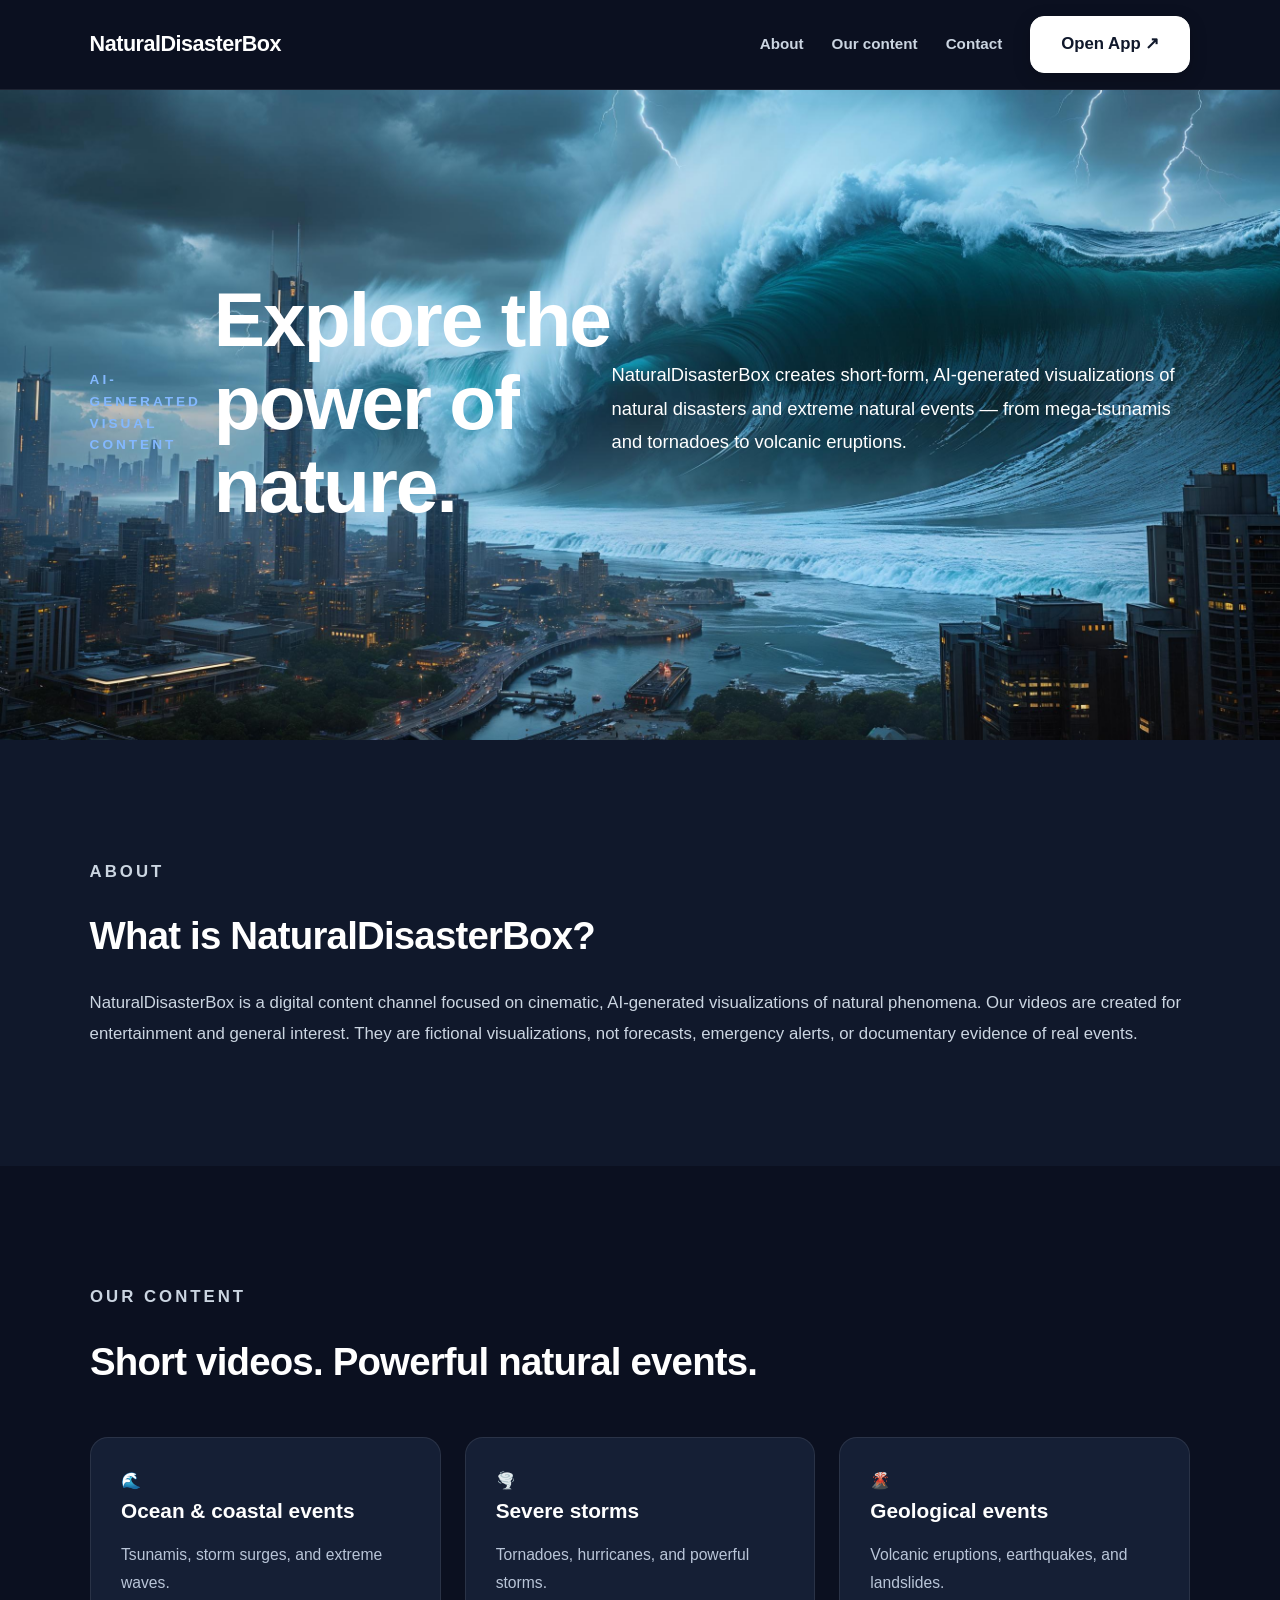
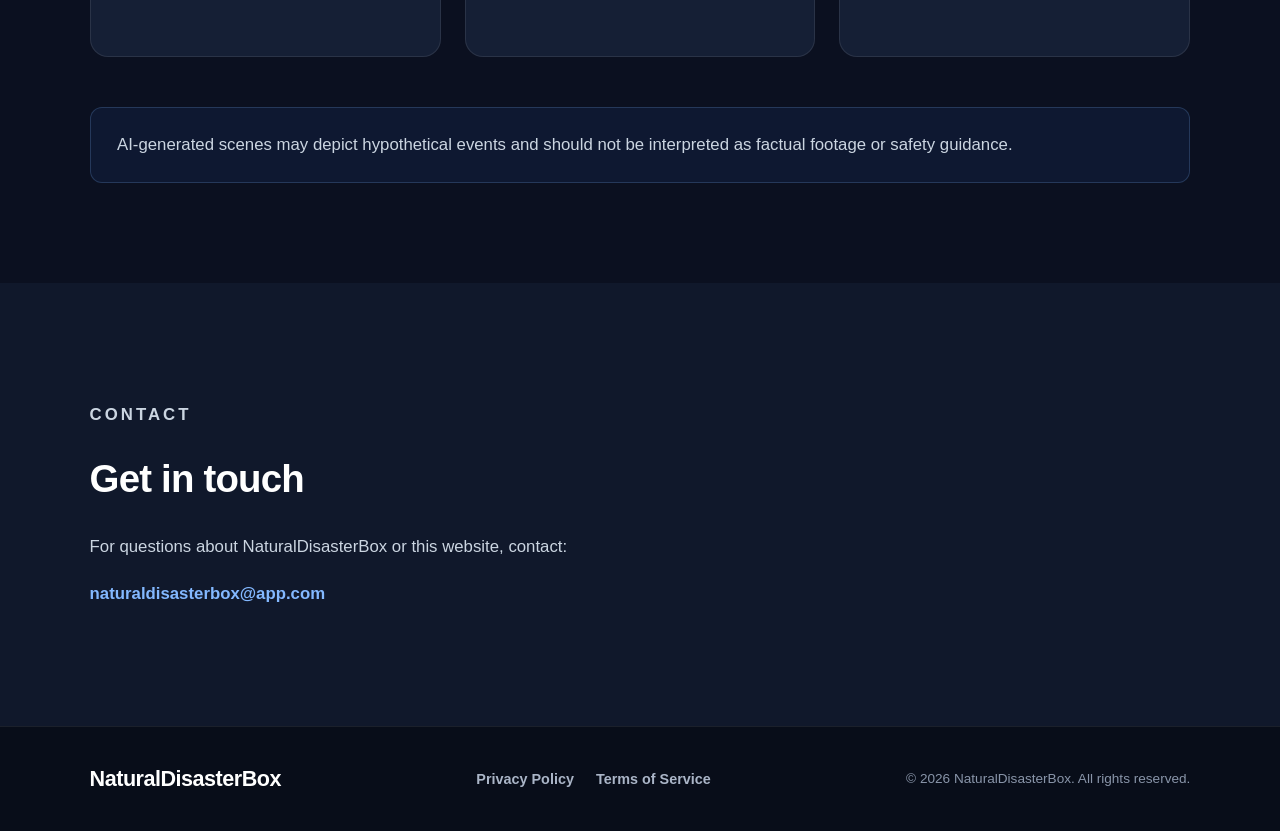
<file: index.html>
<!doctype html>
<html lang="en">
<head>
  <meta charset="utf-8">
  <meta name="viewport" content="width=device-width, initial-scale=1">
  <meta name="description" content="NaturalDisasterBox creates AI-generated visualizations of natural disasters and extreme natural events.">
  <title>NaturalDisasterBox — AI Natural Disaster Visualizations</title>
  <link rel="stylesheet" href="style.css">
</head>
<body>
<header class="site-header">
  <a class="brand" href="index.html">NaturalDisasterBox</a>

  <nav aria-label="Main navigation">
    <a href="#about">About</a>
    <a href="#content">Our content</a>
    <a href="#contact">Contact</a>
    <a class="app-link" href="login.html">Open App ↗</a>
  </nav>
</header>

  <main>
    <section class="hero">
      <p class="eyebrow">AI-GENERATED VISUAL CONTENT</p>
      <h1>Explore the power of nature.</h1>
      <p class="hero-copy">NaturalDisasterBox creates short-form, AI-generated visualizations of natural disasters and extreme natural events — from mega-tsunamis and tornadoes to volcanic eruptions.</p>
  
    </section>

    <section class="section" id="about">
      <p class="eyebrow">ABOUT</p>
      <h2>What is NaturalDisasterBox?</h2>
      <p>NaturalDisasterBox is a digital content channel focused on cinematic, AI-generated visualizations of natural phenomena. Our videos are created for entertainment and general interest. They are fictional visualizations, not forecasts, emergency alerts, or documentary evidence of real events.</p>
    </section>

    <section class="section content-section" id="content">
      <p class="eyebrow">OUR CONTENT</p>
      <h2>Short videos. Powerful natural events.</h2>
      <div class="cards">
        <article class="card"><span class="card-icon">🌊</span><h3>Ocean & coastal events</h3><p>Tsunamis, storm surges, and extreme waves.</p></article>
        <article class="card"><span class="card-icon">🌪️</span><h3>Severe storms</h3><p>Tornadoes, hurricanes, and powerful storms.</p></article>
        <article class="card"><span class="card-icon">🌋</span><h3>Geological events</h3><p>Volcanic eruptions, earthquakes, and landslides.</p></article>
      </div>
      <p class="notice">AI-generated scenes may depict hypothetical events and should not be interpreted as factual footage or safety guidance.</p>
    </section>

    <section class="section" id="contact">
      <p class="eyebrow">CONTACT</p>
      <h2>Get in touch</h2>
      <p>For questions about NaturalDisasterBox or this website, contact:</p>
      <p><a href="mailto:naturaldisasterbox@app.com">naturaldisasterbox@app.com</a></p>
    </section>
  </main>

  <footer class="site-footer">
    <a class="brand" href="index.html">NaturalDisasterBox</a>
    <div class="footer-links">
      <a href="privacy.html">Privacy Policy</a>
      <a href="terms.html">Terms of Service</a>
    </div>
    <p>© 2026 NaturalDisasterBox. All rights reserved.</p>
  </footer>
</body>
</html>
</file>
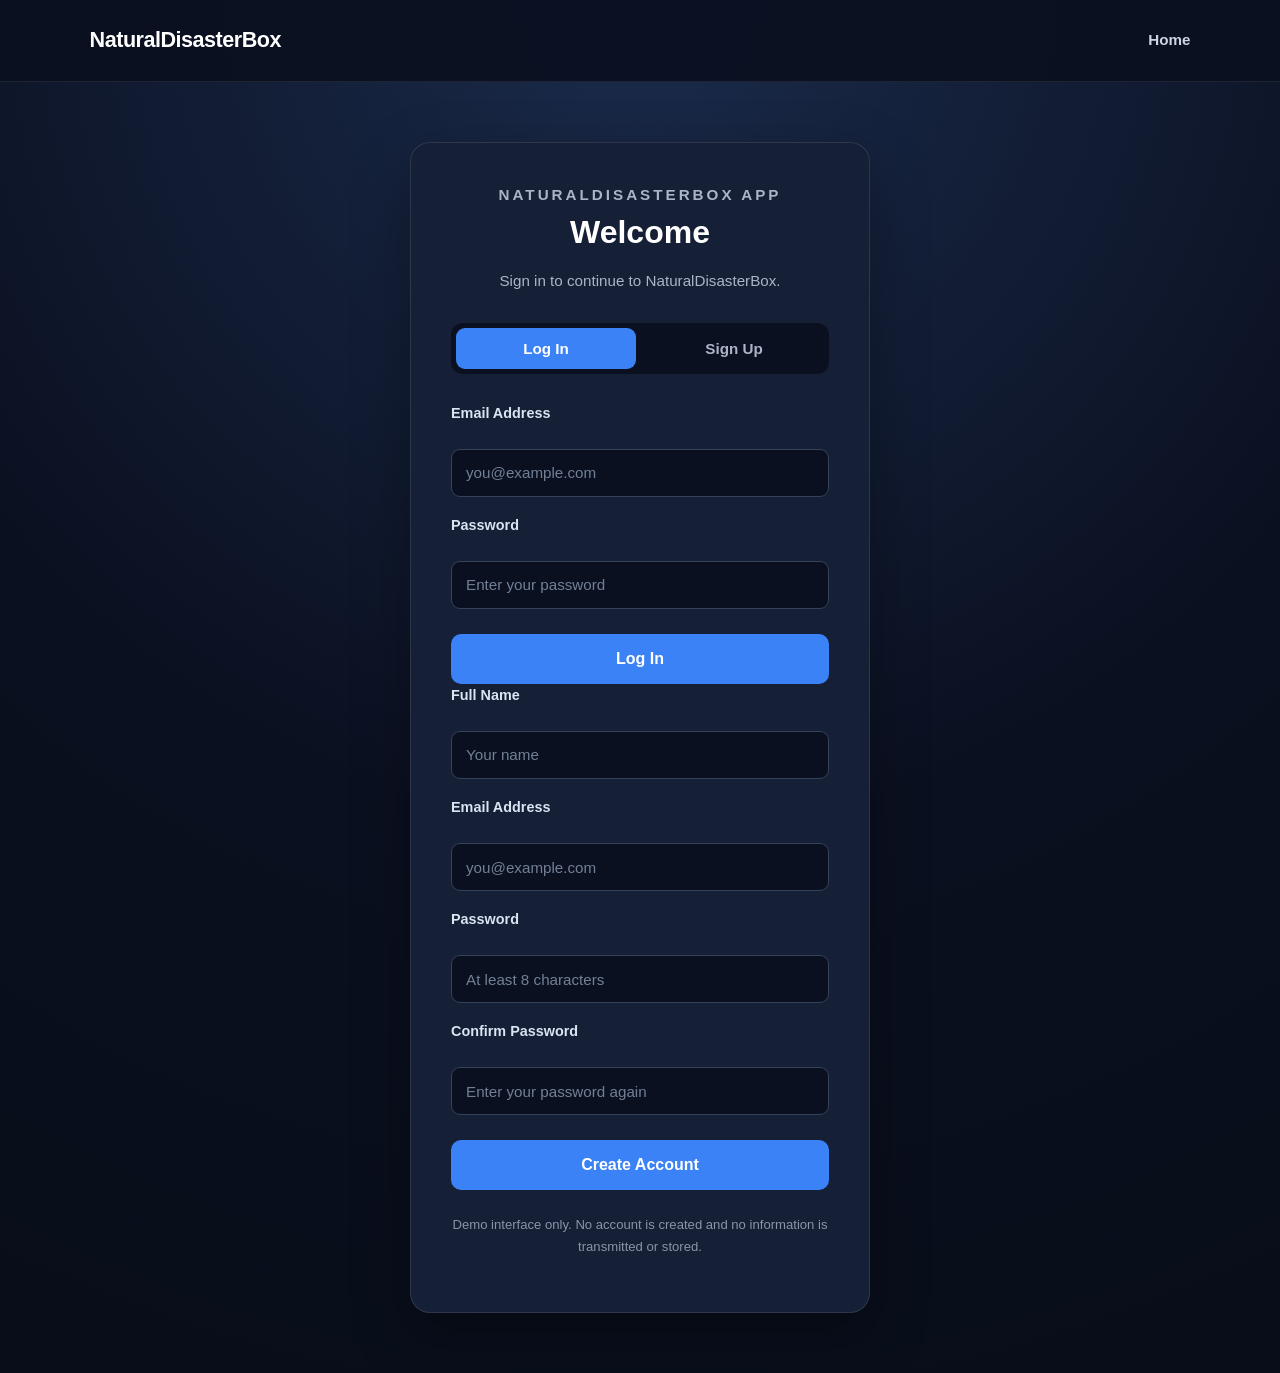
<file: app.html>
<!doctype html>
<html lang="en">
<head>
  <meta charset="utf-8">
  <meta name="viewport" content="width=device-width, initial-scale=1">
  <meta name="description" content="NaturalDisasterBox App Demo">
  <title>Open App — NaturalDisasterBox</title>
  <link rel="stylesheet" href="style.css">
</head>

<body class="app-page">

  <header class="site-header">
    <a class="brand" href="index.html">NaturalDisasterBox</a>
    <nav>
      <a href="index.html">Home</a>
    </nav>
  </header>

  <main class="auth-container">
    <div class="auth-card">

      <div class="auth-heading">
        <p class="eyebrow">NATURALDISASTERBOX APP</p>
        <h1>Welcome</h1>
        <p>Sign in to continue to NaturalDisasterBox.</p>
      </div>

      <div class="auth-tabs">
        <button type="button" id="loginTab" class="active">
          Log In
        </button>
        <button type="button" id="signupTab">
          Sign Up
        </button>
      </div>

      <!-- LOGIN FORM -->
      <form id="loginForm" class="auth-form">

        <label for="loginEmail">Email Address</label>
        <input
          type="email"
          id="loginEmail"
          placeholder="you@example.com"
          autocomplete="email"
          required
        >

        <label for="loginPassword">Password</label>
        <input
          type="password"
          id="loginPassword"
          placeholder="Enter your password"
          autocomplete="current-password"
          required
          minlength="8"
        >

        <button type="submit" class="auth-submit">
          Log In
        </button>

      </form>

      <!-- SIGN UP FORM -->
      <form id="signupForm" class="auth-form" hidden>

        <label for="signupName">Full Name</label>
        <input
          type="text"
          id="signupName"
          placeholder="Your name"
          autocomplete="name"
          required
        >

        <label for="signupEmail">Email Address</label>
        <input
          type="email"
          id="signupEmail"
          placeholder="you@example.com"
          autocomplete="email"
          required
        >

        <label for="signupPassword">Password</label>
        <input
          type="password"
          id="signupPassword"
          placeholder="At least 8 characters"
          autocomplete="new-password"
          required
          minlength="8"
        >

        <label for="confirmPassword">Confirm Password</label>
        <input
          type="password"
          id="confirmPassword"
          placeholder="Enter your password again"
          autocomplete="new-password"
          required
          minlength="8"
        >

        <button type="submit" class="auth-submit">
          Create Account
        </button>

      </form>

      <div id="authMessage" class="auth-message" role="status"></div>

      <p class="auth-note">
        Demo interface only. No account is created and no information is transmitted or stored.
      </p>

    </div>


  </main>

  <script>
    const loginTab = document.getElementById("loginTab");
    const signupTab = document.getElementById("signupTab");

    const loginForm = document.getElementById("loginForm");
    const signupForm = document.getElementById("signupForm");

    const authMessage = document.getElementById("authMessage");

    function showLogin() {
      loginForm.hidden = false;
      signupForm.hidden = true;

      loginTab.classList.add("active");
      signupTab.classList.remove("active");

      authMessage.classList.remove("show");
    }

    function showSignup() {
      loginForm.hidden = true;
      signupForm.hidden = false;

      loginTab.classList.remove("active");
      signupTab.classList.add("active");

      authMessage.classList.remove("show");
    }

    loginTab.addEventListener("click", showLogin);
    signupTab.addEventListener("click", showSignup);

    loginForm.addEventListener("submit", function(event) {
      event.preventDefault();

      if (!loginForm.reportValidity()) return;

      authMessage.textContent =
        "Demo: Login form submitted successfully.";

      authMessage.classList.add("show");
    });

    signupForm.addEventListener("submit", function(event) {
      event.preventDefault();

      if (!signupForm.reportValidity()) return;

      const password =
        document.getElementById("signupPassword").value;

      const confirmPassword =
        document.getElementById("confirmPassword").value;

      if (password !== confirmPassword) {
        document.getElementById("confirmPassword").setCustomValidity(
          "Passwords do not match."
        );

        document.getElementById("confirmPassword").reportValidity();
        return;
      }

      document.getElementById("confirmPassword").setCustomValidity("");

      authMessage.textContent =
        "Demo: Registration form submitted successfully.";

      authMessage.classList.add("show");
    });

    document.getElementById("confirmPassword").addEventListener(
      "input",
      function() {
        this.setCustomValidity("");
      }
    );
  </script>

</body>
</html>
</file>
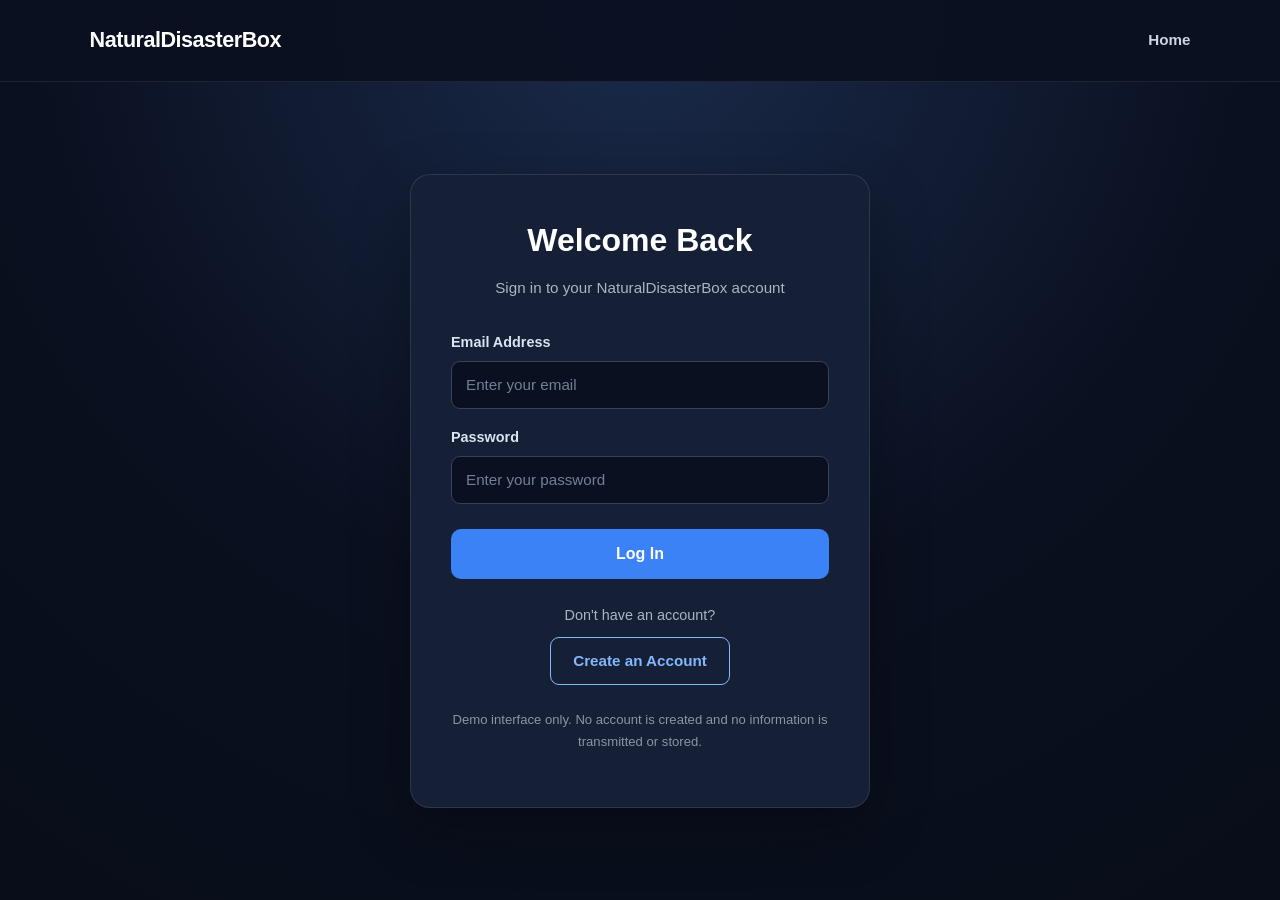
<file: login.html>
<!DOCTYPE html>
<html lang="en">
<head>
  <meta charset="UTF-8">
  <meta name="viewport" content="width=device-width, initial-scale=1.0">
  <title>Log In | NaturalDisasterBox</title>
  <link rel="stylesheet" href="style.css">
</head>

<body class="app-page">

  <header class="site-header">
    <a class="brand" href="index.html">NaturalDisasterBox</a>
    <nav>
      <a href="index.html">Home</a>
    </nav>
  </header>

  <main class="auth-container">
    <section class="auth-card">

      <div class="auth-heading">
        <h1>Welcome Back</h1>
        <p>Sign in to your NaturalDisasterBox account</p>
      </div>

      <form class="auth-form" id="loginForm">

        <div>
          <label for="loginEmail">Email Address</label>
          <input
            type="email"
            id="loginEmail"
            placeholder="Enter your email"
            required
          >
        </div>

        <div>
          <label for="loginPassword">Password</label>
          <input
            type="password"
            id="loginPassword"
            placeholder="Enter your password"
            minlength="8"
            required
          >
        </div>

        <button type="submit" class="auth-submit">
          Log In
        </button>

      </form>

      <div class="auth-switch">
        <p>Don't have an account?</p>
        <a href="signup.html">Create an Account</a>
      </div>

      <div class="auth-message" id="loginMessage"></div>

      <p class="auth-note">
        Demo interface only. No account is created and no information
        is transmitted or stored.
      </p>

    </section>
  </main>

  <script>
    document.getElementById("loginForm").addEventListener("submit", function(event) {
      event.preventDefault();

      const message = document.getElementById("loginMessage");
      message.textContent = "Demo only. Login functionality is not connected yet.";
      message.style.display = "block";
    });
  </script>

</body>
</html>
</file>
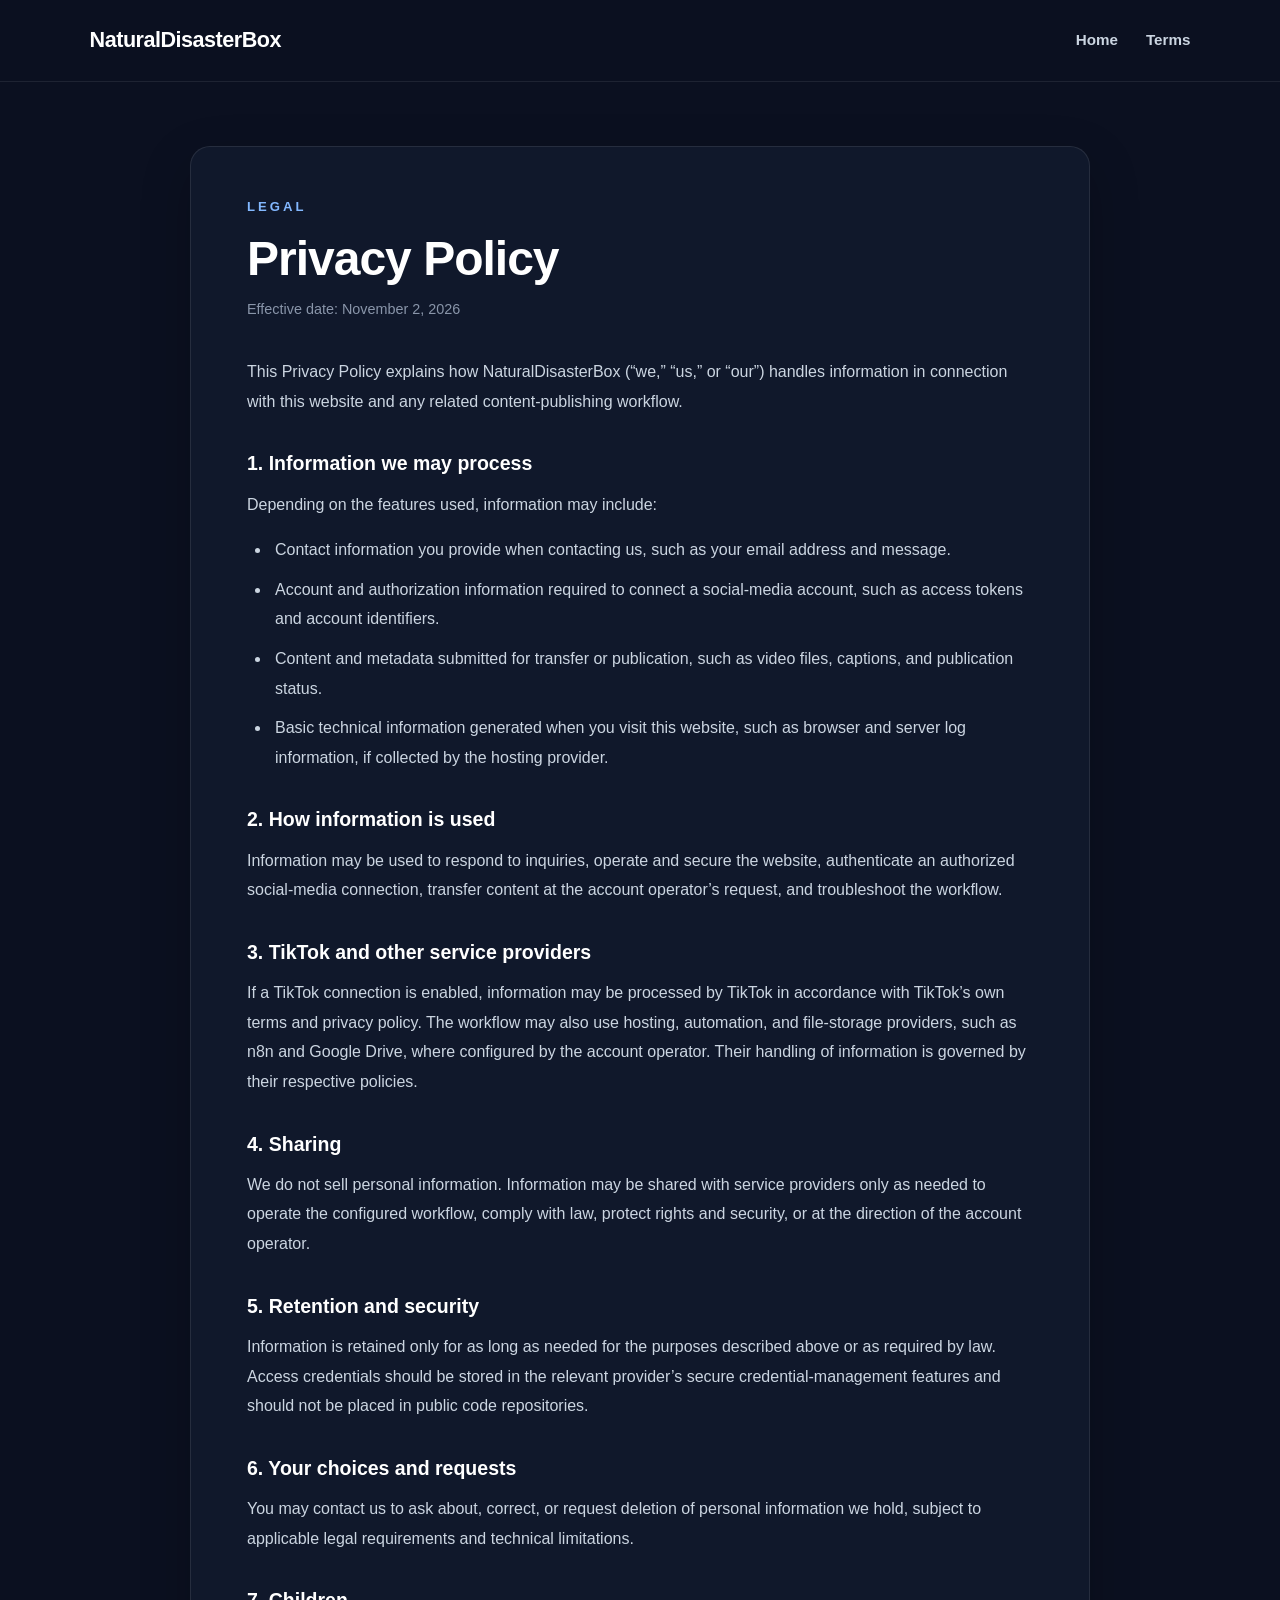
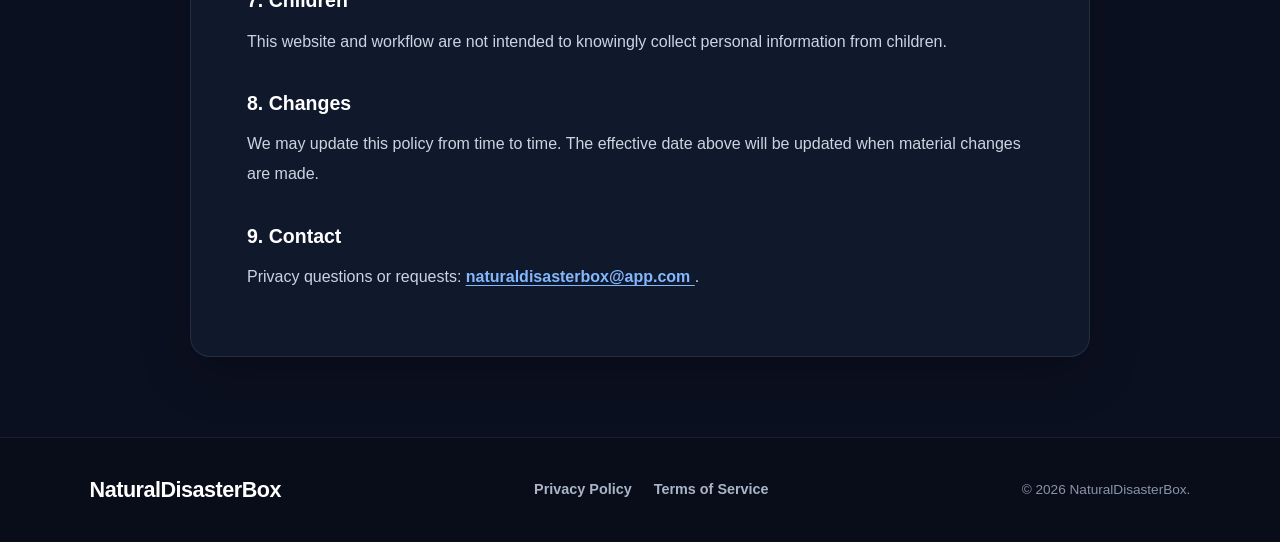
<file: privacy.html>
<!DOCTYPE html>
<html lang="en">
<head>
  <meta charset="UTF-8">
  <meta name="viewport" content="width=device-width, initial-scale=1.0">
  <meta name="theme-color" content="#0b1020">
  <title>Privacy Policy | NaturalDisasterBox</title>
  <link rel="stylesheet" href="style.css">
</head>

<body>

  <header class="site-header">
    <a class="brand" href="index.html">NaturalDisasterBox</a>

    <nav aria-label="Main navigation">
      <a href="index.html">Home</a>
      <a href="terms.html">Terms</a>
    </nav>
  </header>

  <main class="legal-content">

    <p class="eyebrow">LEGAL</p>

    <h1>Privacy Policy</h1>

    <p class="updated">Effective date: November 2, 2026</p>

    <p>
      This Privacy Policy explains how NaturalDisasterBox (“we,” “us,”
      or “our”) handles information in connection with this website
      and any related content-publishing workflow.
    </p>

    <h2>1. Information we may process</h2>

    <p>Depending on the features used, information may include:</p>

    <ul>
      <li>
        Contact information you provide when contacting us,
        such as your email address and message.
      </li>
      <li>
        Account and authorization information required to connect
        a social-media account, such as access tokens and account identifiers.
      </li>
      <li>
        Content and metadata submitted for transfer or publication,
        such as video files, captions, and publication status.
      </li>
      <li>
        Basic technical information generated when you visit this website,
        such as browser and server log information, if collected
        by the hosting provider.
      </li>
    </ul>

    <h2>2. How information is used</h2>

    <p>
      Information may be used to respond to inquiries, operate and secure
      the website, authenticate an authorized social-media connection,
      transfer content at the account operator’s request,
      and troubleshoot the workflow.
    </p>

    <h2>3. TikTok and other service providers</h2>

    <p>
      If a TikTok connection is enabled, information may be processed
      by TikTok in accordance with TikTok’s own terms and privacy policy.
      The workflow may also use hosting, automation, and file-storage
      providers, such as n8n and Google Drive, where configured
      by the account operator. Their handling of information is governed
      by their respective policies.
    </p>

    <h2>4. Sharing</h2>

    <p>
      We do not sell personal information. Information may be shared
      with service providers only as needed to operate the configured
      workflow, comply with law, protect rights and security,
      or at the direction of the account operator.
    </p>

    <h2>5. Retention and security</h2>

    <p>
      Information is retained only for as long as needed for the purposes
      described above or as required by law. Access credentials should
      be stored in the relevant provider’s secure credential-management
      features and should not be placed in public code repositories.
    </p>

    <h2>6. Your choices and requests</h2>

    <p>
      You may contact us to ask about, correct, or request deletion
      of personal information we hold, subject to applicable legal
      requirements and technical limitations.
    </p>

    <h2>7. Children</h2>

    <p>
      This website and workflow are not intended to knowingly collect
      personal information from children.
    </p>

    <h2>8. Changes</h2>

    <p>
      We may update this policy from time to time.
      The effective date above will be updated when material changes
      are made.
    </p>

    <h2>9. Contact</h2>

    <p>
      Privacy questions or requests:
      <a href="mailto:naturaldisasterbox@app.com">
        naturaldisasterbox@app.com
      </a>.
    </p>


  </main>

</body>
</html>

  </main>
  <footer class="site-footer"><a class="brand" href="index.html">NaturalDisasterBox</a><div class="footer-links"><a href="privacy.html">Privacy Policy</a><a href="terms.html">Terms of Service</a></div><p>© 2026 NaturalDisasterBox.</p></footer>
</body>
</html>
</file>
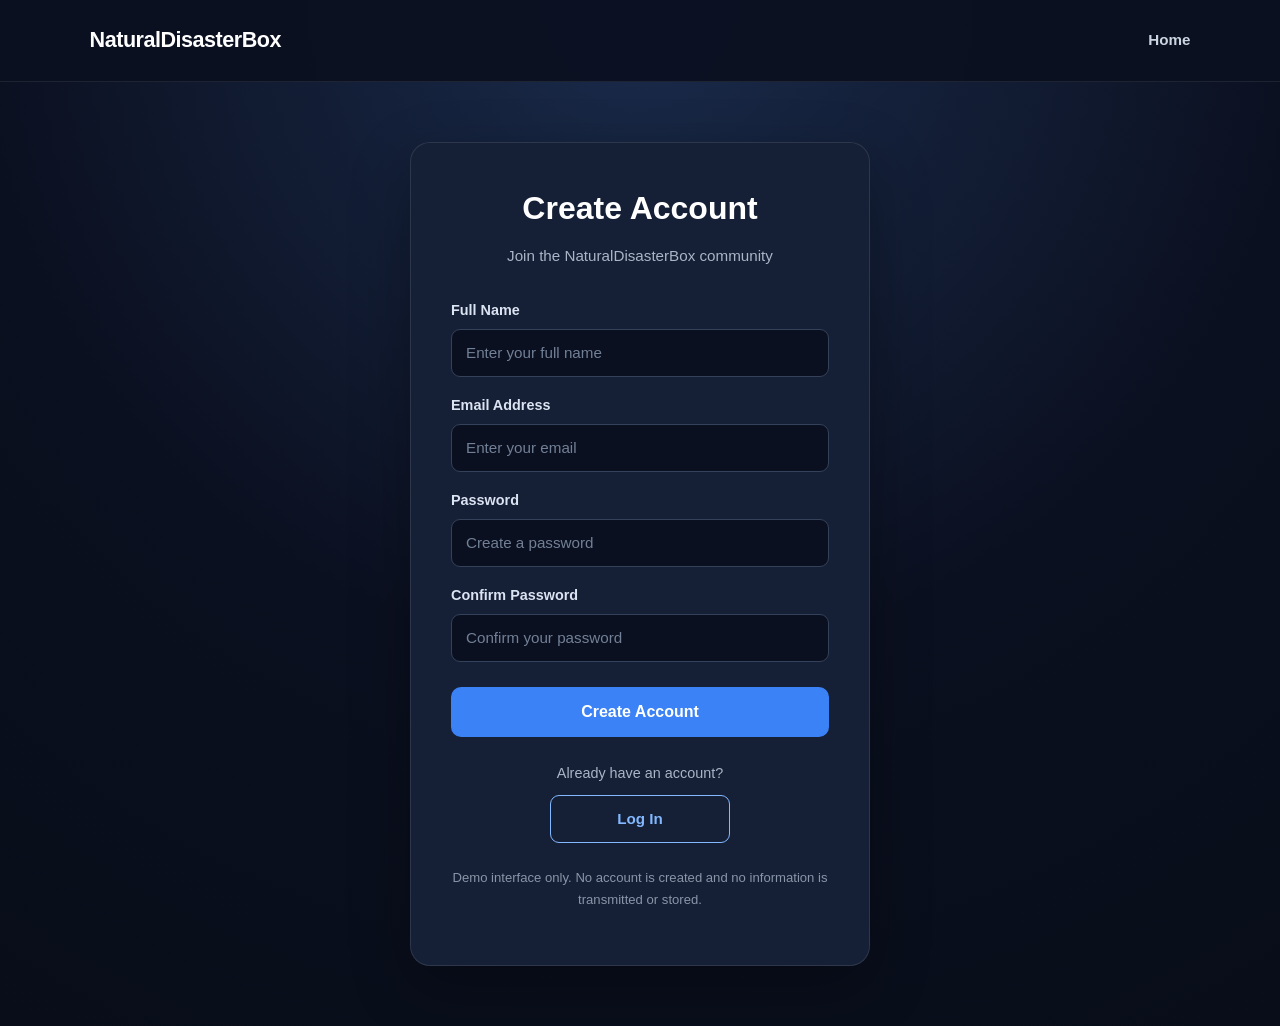
<file: signup.html>
<!DOCTYPE html>
<html lang="en">
<head>
  <meta charset="UTF-8">
  <meta name="viewport" content="width=device-width, initial-scale=1.0">
  <title>Sign Up | NaturalDisasterBox</title>
  <link rel="stylesheet" href="style.css">
</head>

<body class="app-page">

  <header class="site-header">
    <a class="brand" href="index.html">NaturalDisasterBox</a>
    <nav>
      <a href="index.html">Home</a>
    </nav>
  </header>

  <main class="auth-container">
    <section class="auth-card">

      <div class="auth-heading">
        <h1>Create Account</h1>
        <p>Join the NaturalDisasterBox community</p>
      </div>

      <form class="auth-form" id="signupForm">

        <div>
          <label for="fullName">Full Name</label>
          <input
            type="text"
            id="fullName"
            placeholder="Enter your full name"
            required
          >
        </div>

        <div>
          <label for="signupEmail">Email Address</label>
          <input
            type="email"
            id="signupEmail"
            placeholder="Enter your email"
            required
          >
        </div>

        <div>
          <label for="signupPassword">Password</label>
          <input
            type="password"
            id="signupPassword"
            placeholder="Create a password"
            minlength="8"
            required
          >
        </div>

        <div>
          <label for="confirmPassword">Confirm Password</label>
          <input
            type="password"
            id="confirmPassword"
            placeholder="Confirm your password"
            minlength="8"
            required
          >
        </div>

        <button type="submit" class="auth-submit">
          Create Account
        </button>

      </form>

      <div class="auth-switch">
        <p>Already have an account?</p>
        <a href="login.html">Log In</a>
      </div>

      <div class="auth-message" id="signupMessage"></div>

      <p class="auth-note">
        Demo interface only. No account is created and no information
        is transmitted or stored.
      </p>

    </section>
  </main>

  <script>
    document.getElementById("signupForm").addEventListener("submit", function(event) {
      event.preventDefault();

      const password = document.getElementById("signupPassword").value;
      const confirmPassword = document.getElementById("confirmPassword").value;
      const message = document.getElementById("signupMessage");

      if (password !== confirmPassword) {
        message.textContent = "Passwords do not match. Please try again.";
        message.style.display = "block";
        return;
      }

      message.textContent = "Demo only. Account registration is not connected yet.";
      message.style.display = "block";
    });
  </script>

</body>
</html>
</file>
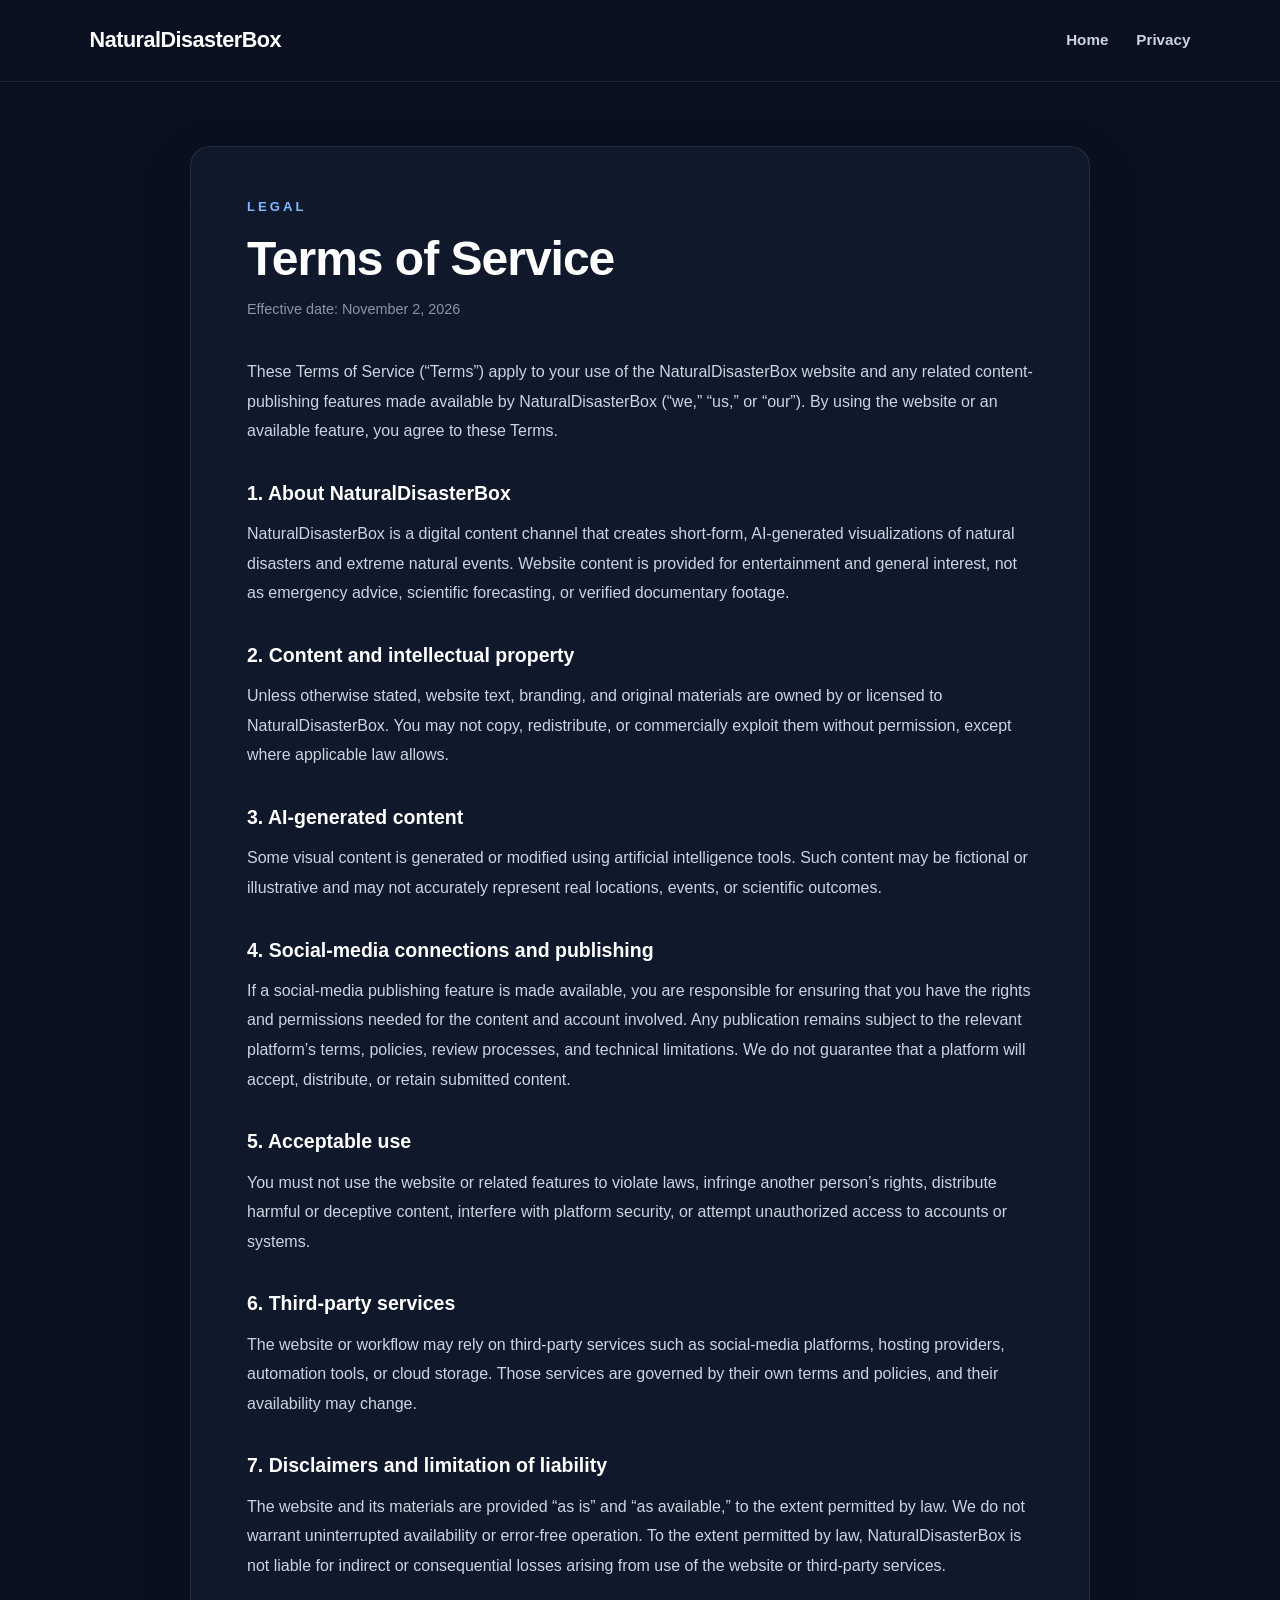
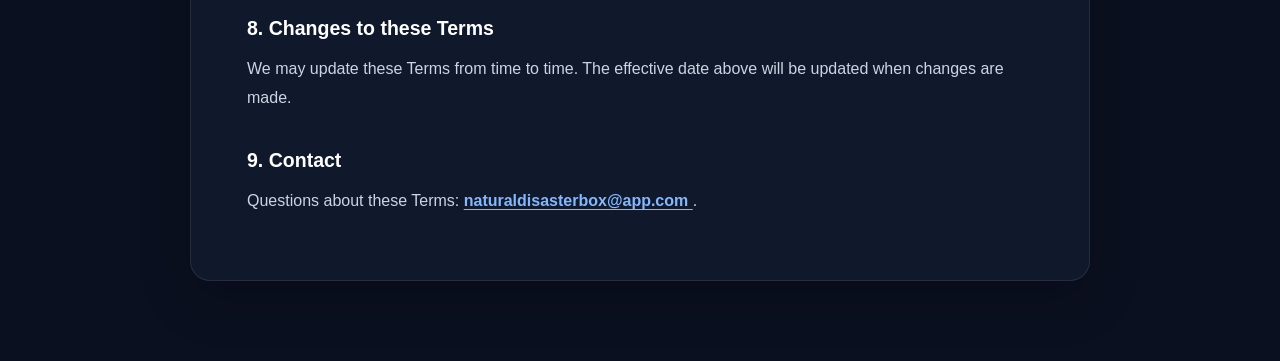
<file: terms.html>
<!DOCTYPE html>
<html lang="en">
<head>
  <meta charset="UTF-8">
  <meta name="viewport" content="width=device-width, initial-scale=1.0">
  <meta name="theme-color" content="#0b1020">
  <title>Terms of Service | NaturalDisasterBox</title>
  <link rel="stylesheet" href="style.css">
</head>

<body>

  <header class="site-header">
    <a class="brand" href="index.html">NaturalDisasterBox</a>

    <nav aria-label="Main navigation">
      <a href="index.html">Home</a>
      <a href="privacy.html">Privacy</a>
    </nav>
  </header>

  <main class="legal-content">

    <p class="eyebrow">LEGAL</p>

    <h1>Terms of Service</h1>

    <p class="updated">Effective date: November 2, 2026</p>

    <p>
      These Terms of Service (“Terms”) apply to your use of the
      NaturalDisasterBox website and any related content-publishing
      features made available by NaturalDisasterBox (“we,” “us,” or “our”).
      By using the website or an available feature, you agree to these Terms.
    </p>

    <h2>1. About NaturalDisasterBox</h2>

    <p>
      NaturalDisasterBox is a digital content channel that creates
      short-form, AI-generated visualizations of natural disasters and
      extreme natural events. Website content is provided for entertainment
      and general interest, not as emergency advice, scientific forecasting,
      or verified documentary footage.
    </p>

    <h2>2. Content and intellectual property</h2>

    <p>
      Unless otherwise stated, website text, branding, and original
      materials are owned by or licensed to NaturalDisasterBox.
      You may not copy, redistribute, or commercially exploit them
      without permission, except where applicable law allows.
    </p>

    <h2>3. AI-generated content</h2>

    <p>
      Some visual content is generated or modified using artificial
      intelligence tools. Such content may be fictional or illustrative
      and may not accurately represent real locations, events,
      or scientific outcomes.
    </p>

    <h2>4. Social-media connections and publishing</h2>

    <p>
      If a social-media publishing feature is made available, you are
      responsible for ensuring that you have the rights and permissions
      needed for the content and account involved. Any publication remains
      subject to the relevant platform’s terms, policies, review processes,
      and technical limitations. We do not guarantee that a platform will
      accept, distribute, or retain submitted content.
    </p>

    <h2>5. Acceptable use</h2>

    <p>
      You must not use the website or related features to violate laws,
      infringe another person’s rights, distribute harmful or deceptive
      content, interfere with platform security, or attempt unauthorized
      access to accounts or systems.
    </p>

    <h2>6. Third-party services</h2>

    <p>
      The website or workflow may rely on third-party services such as
      social-media platforms, hosting providers, automation tools,
      or cloud storage. Those services are governed by their own terms
      and policies, and their availability may change.
    </p>

    <h2>7. Disclaimers and limitation of liability</h2>

    <p>
      The website and its materials are provided “as is” and
      “as available,” to the extent permitted by law. We do not warrant
      uninterrupted availability or error-free operation. To the extent
      permitted by law, NaturalDisasterBox is not liable for indirect
      or consequential losses arising from use of the website
      or third-party services.
    </p>

    <h2>8. Changes to these Terms</h2>

    <p>
      We may update these Terms from time to time.
      The effective date above will be updated when changes are made.
    </p>

    <h2>9. Contact</h2>

    <p>
      Questions about these Terms:
      <a href="mailto:naturaldisasterbox@app.com">
        naturaldisasterbox@app.com
      </a>.
    </p>



  </main>

</body>
</html>
</file>
<file: style.css>
/* ==================================================
   1. 기본 설정
================================================== */

* {
  box-sizing: border-box;
}

html {
  scroll-behavior: smooth;
}

body {
  margin: 0;
  padding: 0;
  background: #0b1020;
  color: #eef2ff;
  font-family: Arial, Helvetica, sans-serif;
  line-height: 1.6;
}

a {
  color: inherit;
  text-decoration: none;
}

img {
  max-width: 100%;
  display: block;
}


/* ==================================================
   2. 상단 헤더 및 메뉴
================================================== */

.site-header {
  width: 100%;
  min-height: 82px;
  padding: 16px 7%;
  display: flex;
  align-items: center;
  justify-content: space-between;
  gap: 24px;
  background: #0b1020;
  border-bottom: 1px solid rgba(255,255,255,.08);
}

.brand {
  color: #ffffff;
  font-size: 1.35rem;
  font-weight: 900;
  letter-spacing: -.5px;
  white-space: nowrap;
}

.site-header nav {
  display: flex;
  align-items: center;
  justify-content: flex-end;
  gap: 28px;
}

.site-header nav a {
  color: #cbd5e1;
  font-size: .95rem;
  font-weight: 600;
  transition: color .2s ease;
}

.site-header nav a:hover {
  color: #ffffff;
}


/* ==================================================
   3. Open App 버튼
================================================== */

.site-header nav a.app-link {
  display: inline-flex;
  align-items: center;
  justify-content: center;

  min-width: 145px;
  min-height: 50px;
  padding: 14px 30px;

  background: #ffffff;
  color: #10182b;

  border: 1px solid #ffffff;
  border-radius: 14px;

  font-size: 1.05rem;
  font-weight: 800;
  text-decoration: none;

  transition: all .2s ease;

  box-shadow: 0 5px 18px rgba(0,0,0,.2);
}

.site-header nav a.app-link:hover {
  background: #83b8ff;
  border-color: #83b8ff;
  color: #0b1020;

  transform: translateY(-3px);

  box-shadow: 0 8px 22px rgba(0,0,0,.25);
}


/* ==================================================
   4. 메인 히어로 영역
   배경 이미지 효과 완전 제거
================================================== */

.hero {
  min-height: 650px;
  padding: 120px 7%;

  display: flex;
  align-items: center;

  background: url("hero-bg.jpg") center center / cover no-repeat;
}

.hero-content {
  width: 100%;
  max-width: 680px;
}

.eyebrow {
  margin-bottom: 18px;
  color: #83b8ff;
  font-size: .85rem;
  font-weight: 800;
  letter-spacing: 3px;
  text-transform: uppercase;
}

.hero h1 {
  margin: 0 0 24px;
  color: #ffffff;
  font-size: clamp(3rem, 6vw, 5.5rem);
  line-height: 1.08;
  font-weight: 900;
  letter-spacing: -2px;
}

.hero-copy {
  max-width: 580px;
  margin-bottom: 32px;
  color: #ffffff;
  font-size: 1.15rem;
  line-height: 1.8;
}


/* ==================================================
   5. 기본 버튼 스타일
================================================== */

.primary-link {
  display: inline-flex;
  align-items: center;
  justify-content: center;

  padding: 14px 26px;

  background: #3b82f6;
  color: #ffffff;

  border-radius: 10px;

  font-size: 1rem;
  font-weight: 800;

  transition: all .2s ease;
}

.primary-link:hover {
  background: #60a5fa;
  transform: translateY(-2px);
}


/* ==================================================
   6. 공통 섹션
================================================== */

.section {
  padding: 100px 7%;
}

.section h2 {
  margin: 0 0 22px;
  color: #ffffff;
  font-size: 2.4rem;
  font-weight: 900;
  letter-spacing: -.8px;
}

.section p {
  color: #cbd5e1;
  font-size: 1.05rem;
  line-height: 1.8;
}

.section-content {
  max-width: 1100px;
  margin: 0 auto;
}


/* ==================================================
   7. About 영역
================================================== */

#about {
  background: #10182b;
}

#about .section-content {
  max-width: 1000px;
}


/* ==================================================
   8. 콘텐츠 카드 영역
================================================== */

.content-section {
  background: #0b1020;
}

.content-section > h2,
.content-section > p {
  max-width: 1100px;
  margin-left: auto;
  margin-right: auto;
}

.cards {
  max-width: 1100px;
  margin: 45px auto 0;

  display: grid;
  grid-template-columns: repeat(3, 1fr);
  gap: 24px;
}

.card {
  min-height: 220px;
  padding: 30px;

  background: #151f35;
  border: 1px solid rgba(255,255,255,.09);
  border-radius: 18px;

  transition: all .25s ease;
}

.card:hover {
  transform: translateY(-6px);
  background: #1b2945;
  border-color: rgba(131,184,255,.4);
}

.card h3 {
  margin: 0 0 14px;
  color: #ffffff;
  font-size: 1.3rem;
  font-weight: 800;
}

.card p {
  margin: 0;
  color: #b9c5d8;
  font-size: .98rem;
  line-height: 1.8;
}


/* ==================================================
   9. 안내 문구
================================================== */

.notice {
  max-width: 1100px;
  margin: 50px auto 0;
  padding: 22px 26px;

  background: rgba(59,130,246,.08);
  border: 1px solid rgba(131,184,255,.2);
  border-radius: 12px;

  color: #cbd5e1;
  font-size: .92rem;
  line-height: 1.8;
}


/* ==================================================
   10. Contact 영역
================================================== */

#contact {
  background: #10182b;
}

#contact a {
  color: #83b8ff;
  font-weight: 700;
}

#contact a:hover {
  color: #ffffff;
}


/* ==================================================
   11. Footer
================================================== */

.site-footer {
  padding: 35px 7%;

  background: #080d19;
  border-top: 1px solid rgba(255,255,255,.08);

  display: flex;
  align-items: center;
  justify-content: space-between;
  flex-wrap: wrap;
  gap: 20px;
}

.site-footer p {
  margin: 0;
  color: #8995a9;
  font-size: .85rem;
}

.legal {
  display: flex;
  align-items: center;
  gap: 22px;
}

.legal a {
  color: #aab5c7;
  font-size: .85rem;
  transition: color .2s ease;
}

.legal a:hover {
  color: #ffffff;
}


/* ==================================================
   12. App 페이지 기본 설정
================================================== */

.app-page {
  min-height: 100vh;
  background:
    radial-gradient(
      circle at top,
      #1a2b4b 0%,
      #0b1020 55%,
      #080d19 100%
    );
}

.app-page .site-header {
  background: rgba(11,16,32,.95);
}


/* ==================================================
   13. 로그인 / 회원가입 컨테이너
================================================== */

.auth-container {
  width: 100%;
  min-height: calc(100vh - 82px);

  padding: 60px 20px;

  display: flex;
  align-items: center;
  justify-content: center;
}

.auth-card {
  width: 100%;
  max-width: 460px;

  padding: 40px;

  background: #151f35;
  border: 1px solid rgba(255,255,255,.1);
  border-radius: 20px;

  box-shadow: 0 20px 60px rgba(0,0,0,.3);
}

.auth-heading {
  margin-bottom: 30px;
  text-align: center;
}

.auth-heading h1 {
  margin: 0 0 10px;
  color: #ffffff;
  font-size: 2rem;
  font-weight: 900;
}

.auth-heading p {
  margin: 0;
  color: #aab5c7;
  font-size: .95rem;
}


/* ==================================================
   14. 로그인 / 회원가입 탭
================================================== */

.auth-tabs {
  display: grid;
  grid-template-columns: 1fr 1fr;
  gap: 8px;

  margin-bottom: 28px;
  padding: 5px;

  background: #0b1020;
  border-radius: 12px;
}

.auth-tabs button {
  padding: 12px;

  background: transparent;
  color: #aab5c7;

  border: none;
  border-radius: 9px;

  font-size: .95rem;
  font-weight: 700;

  cursor: pointer;
  transition: all .2s ease;
}

.auth-tabs button.active {
  background: #3b82f6;
  color: #ffffff;
}


/* ==================================================
   15. 로그인 / 회원가입 입력 폼
================================================== */

.auth-form {
  display: flex;
  flex-direction: column;
  gap: 17px;
}

.auth-form label {
  display: block;
  margin-bottom: 7px;

  color: #dbe4f2;
  font-size: .9rem;
  font-weight: 700;
}

.auth-form input {
  width: 100%;
  height: 48px;

  padding: 0 14px;

  background: #0b1020;
  color: #ffffff;

  border: 1px solid #34415a;
  border-radius: 9px;

  outline: none;
  font-size: .95rem;

  transition: border-color .2s ease;
}

.auth-form input:focus {
  border-color: #60a5fa;
}

.auth-form input::placeholder {
  color: #718096;
}


/* ==================================================
   16. 로그인 / 회원가입 제출 버튼
================================================== */

.auth-submit {
  width: 100%;
  min-height: 50px;

  margin-top: 8px;

  background: #3b82f6;
  color: #ffffff;

  border: none;
  border-radius: 10px;

  font-size: 1rem;
  font-weight: 800;

  cursor: pointer;
  transition: all .2s ease;
}

.auth-submit:hover {
  background: #60a5fa;
  transform: translateY(-2px);
}


/* ==================================================
   17. 안내 메시지
================================================== */

.auth-message {
  display: none;

  margin-top: 18px;
  padding: 13px;

  background: rgba(59,130,246,.12);
  border: 1px solid rgba(131,184,255,.25);
  border-radius: 9px;

  color: #bfdbfe;
  font-size: .9rem;
  text-align: center;
}

.auth-note {
  margin-top: 24px;
  color: #8995a9;
  font-size: .82rem;
  line-height: 1.7;
  text-align: center;
}


/* ==================================================
   18. 태블릿 반응형
================================================== */

@media (max-width: 900px) {

  .site-header {
    padding: 16px 5%;
  }

  .site-header nav {
    gap: 16px;
  }

  .hero {
    min-height: 580px;
    padding: 90px 6%;
  }

  .cards {
    grid-template-columns: repeat(2, 1fr);
  }

  .section {
    padding: 80px 6%;
  }
}


/* ==================================================
   19. 모바일 반응형
================================================== */

@media (max-width: 600px) {

  .site-header {
    padding: 18px 5%;

    flex-direction: column;
    align-items: flex-start;
    gap: 18px;
  }

  .brand {
    font-size: 1.2rem;
  }

  .site-header nav {
    width: 100%;

    display: flex;
    flex-wrap: wrap;
    align-items: center;
    justify-content: flex-start;
    gap: 15px;
  }

  .site-header nav a {
    font-size: .85rem;
  }

  .site-header nav a.app-link {
    min-width: 130px;
    min-height: 46px;
    padding: 12px 22px;
    font-size: .95rem;
  }

  /* 모바일에서도 원본 배경 이미지 그대로 표시 */
  .hero {
    min-height: 540px;
    padding: 75px 6%;

    background: url("hero-bg.jpg") center center / cover no-repeat;
  }

  .hero h1 {
    font-size: 3rem;
    letter-spacing: -1.5px;
  }

  .hero-copy {
    font-size: 1rem;
  }

  .section {
    padding: 65px 6%;
  }

  .section h2 {
    font-size: 1.9rem;
  }

  .cards {
    grid-template-columns: 1fr;
    gap: 18px;
    margin-top: 30px;
  }

  .card {
    min-height: auto;
    padding: 25px;
  }

  .notice {
    padding: 18px;
  }

  .site-footer {
    flex-direction: column;
    align-items: flex-start;
    padding: 30px 6%;
  }

  .legal {
    flex-wrap: wrap;
    gap: 15px;
  }

  .auth-container {
    padding: 40px 16px;
  }

  .auth-card {
    padding: 28px 22px;
  }

  .auth-heading h1 {
    font-size: 1.7rem;
  }
}


/* ==================================================
   로그인 / 회원가입 페이지 이동
================================================== */

.auth-switch {
  margin-top: 25px;
  text-align: center;
}

.auth-switch p {
  margin: 0 0 10px;
  color: #aab5c7;
  font-size: .9rem;
}

.auth-switch a {
  display: inline-flex;
  align-items: center;
  justify-content: center;

  min-width: 180px;
  padding: 11px 22px;

  background: transparent;
  color: #83b8ff;

  border: 1px solid #83b8ff;
  border-radius: 9px;

  font-size: .95rem;
  font-weight: 800;

  transition: all .2s ease;
}

.auth-switch a:hover {
  background: #3b82f6;
  border-color: #3b82f6;
  color: #ffffff;
}

/* ==================================================
   20. 이용약관 / 개인정보처리방침 페이지
================================================== */

.legal-content {
  display: block;
  width: min(900px, calc(100% - 48px));
  margin: 64px auto 80px;
  padding: 48px 56px;

  background: #10182b;
  border: 1px solid rgba(255,255,255,.09);
  border-radius: 20px;

  box-shadow: 0 18px 50px rgba(0,0,0,.22);

  color: #cbd5e1;
  overflow-wrap: anywhere;
}

/* 상단 LEGAL 문구 */

.legal-content .eyebrow {
  margin: 0 0 12px;

  color: #83b8ff;
  font-size: .82rem;
  font-weight: 800;
  letter-spacing: 3px;
}

/* 페이지 제목 */

.legal-content h1 {
  margin: 0 0 10px;

  color: #ffffff;
  font-size: clamp(2rem, 5vw, 3rem);
  line-height: 1.15;
  letter-spacing: -1px;
}

/* 시행 날짜 */

.legal-content .updated {
  margin: 0 0 34px;

  color: #8995a9;
  font-size: .9rem;
}

/* 소제목 */

.legal-content h2 {
  margin: 34px 0 12px;

  color: #ffffff;
  font-size: 1.22rem;
  line-height: 1.4;
}

/* 본문 */

.legal-content p,
.legal-content li {
  color: #cbd5e1;
  font-size: 1rem;
  line-height: 1.85;
}

.legal-content p {
  margin: 0 0 16px;
}

/* 목록 */

.legal-content ul {
  margin: 12px 0 22px;
  padding-left: 24px;
}

.legal-content li {
  margin-bottom: 10px;
  padding-left: 4px;
}

/* 이메일 및 링크 */

.legal-content a {
  color: #83b8ff;
  font-weight: 700;
  text-decoration: underline;
  text-underline-offset: 3px;
}

.legal-content a:hover {
  color: #ffffff;
}

/* 하단 안내 문구 */

.legal-content .notice {
  max-width: none;
  margin: 36px 0 0;
  padding: 18px 20px;

  background: rgba(59,130,246,.08);
  border: 1px solid rgba(131,184,255,.2);
  border-left: 3px solid #60a5fa;
  border-radius: 12px;

  color: #b9c5d8;
  font-size: .9rem;
}

/* 하단 푸터 링크 */

.site-footer .footer-links {
  display: flex;
  align-items: center;
  flex-wrap: wrap;
  gap: 22px;
}

.site-footer .footer-links a {
  color: #aab5c7;
  font-size: .9rem;
  font-weight: 600;
}

.site-footer .footer-links a:hover {
  color: #ffffff;
}

/* ==================================================
   21. 법률 페이지 모바일 반응형
================================================== */

@media (max-width: 600px) {

  .legal-content {
    width: calc(100% - 28px);
    margin: 28px auto 44px;
    padding: 30px 22px;
    border-radius: 16px;
  }

  .legal-content h1 {
    font-size: 2rem;
  }

  .legal-content h2 {
    margin-top: 28px;
    font-size: 1.1rem;
  }

  .legal-content p,
  .legal-content li {
    font-size: .95rem;
  }

  .site-footer .footer-links {
    gap: 14px;
  }
}
</file>
